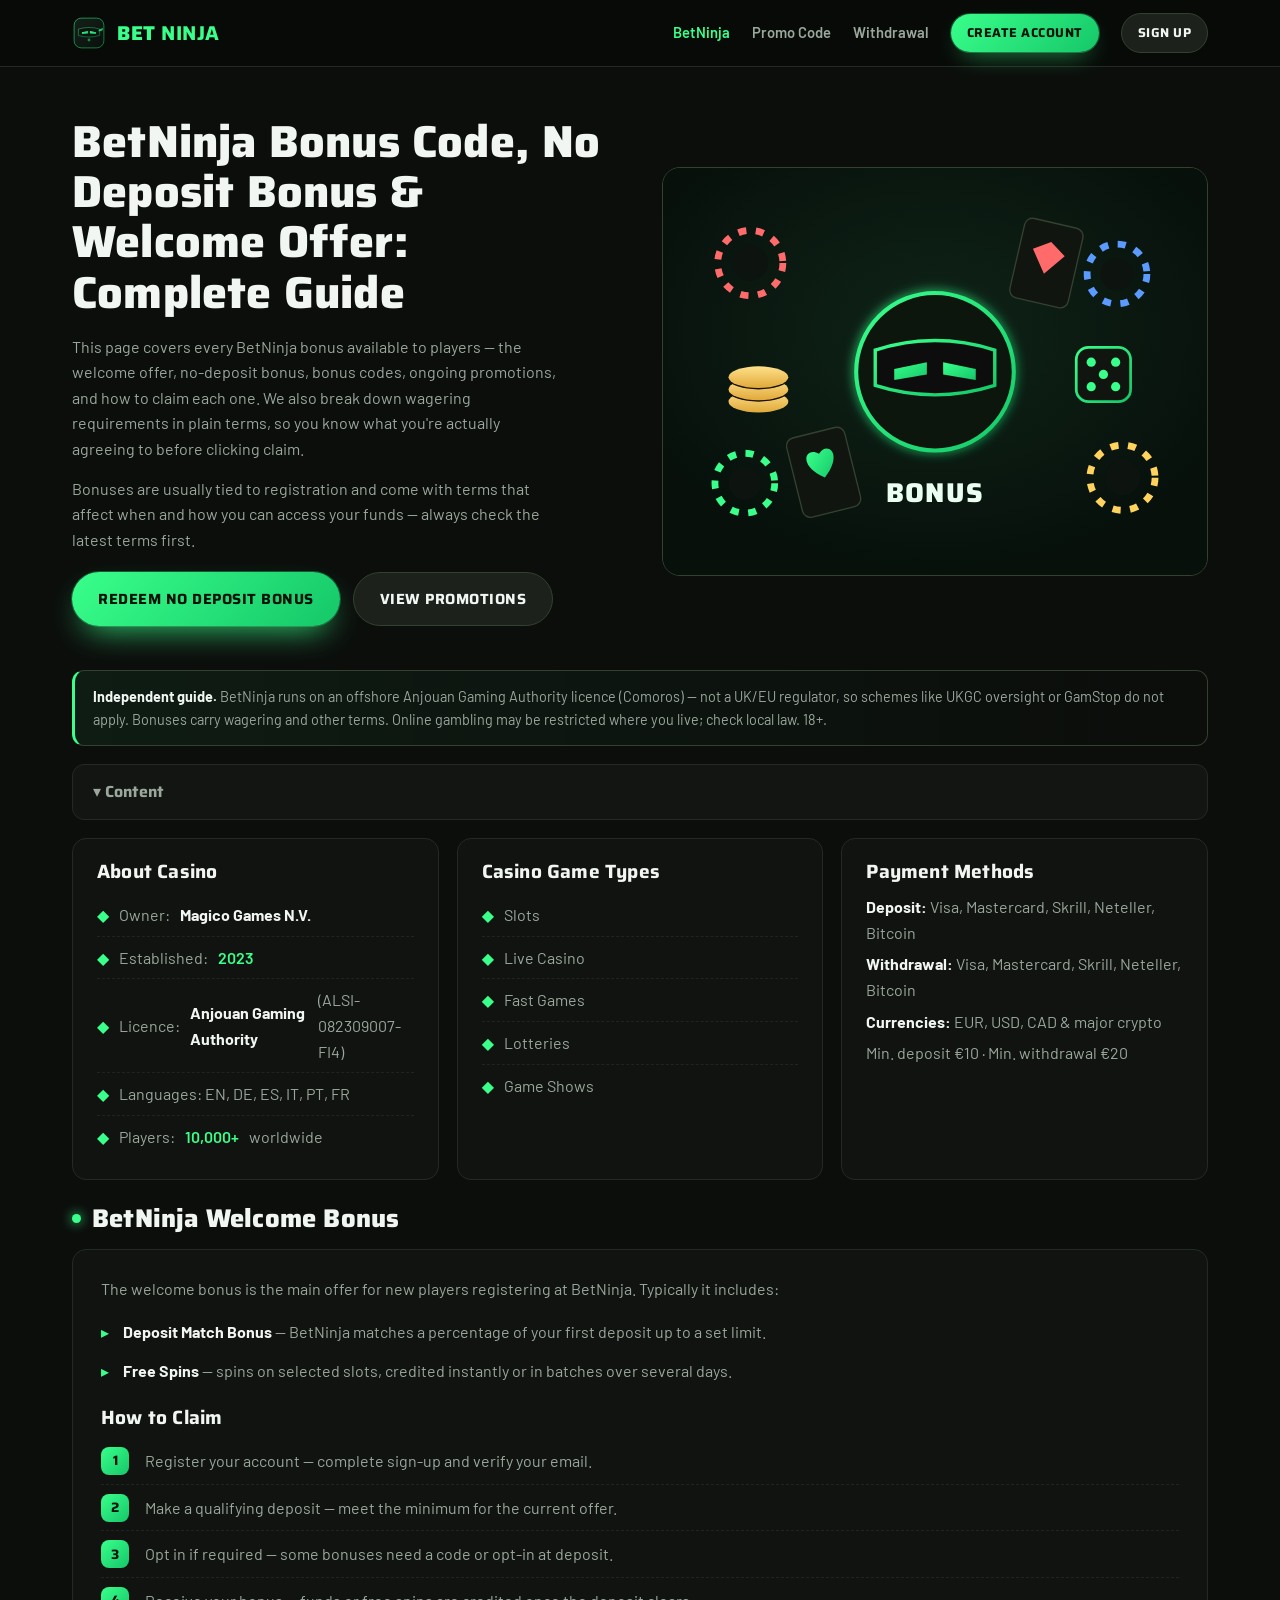
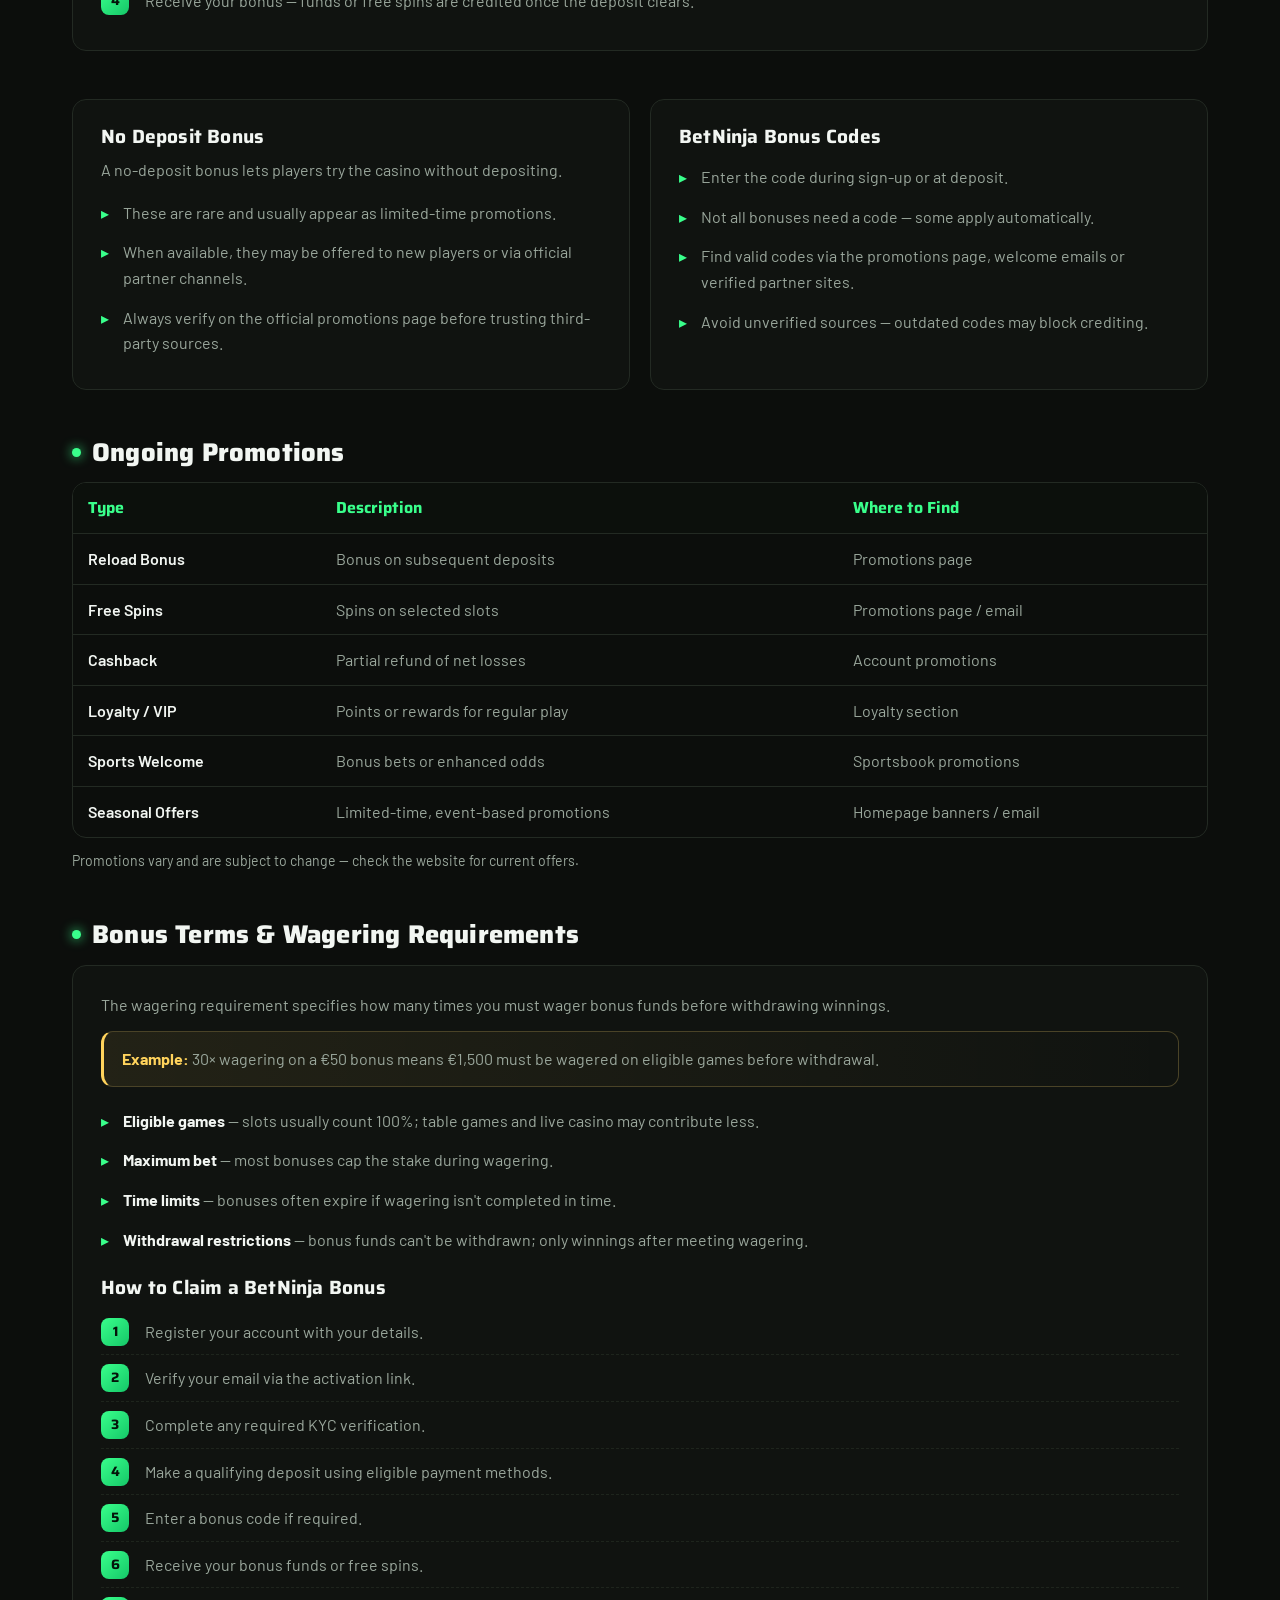
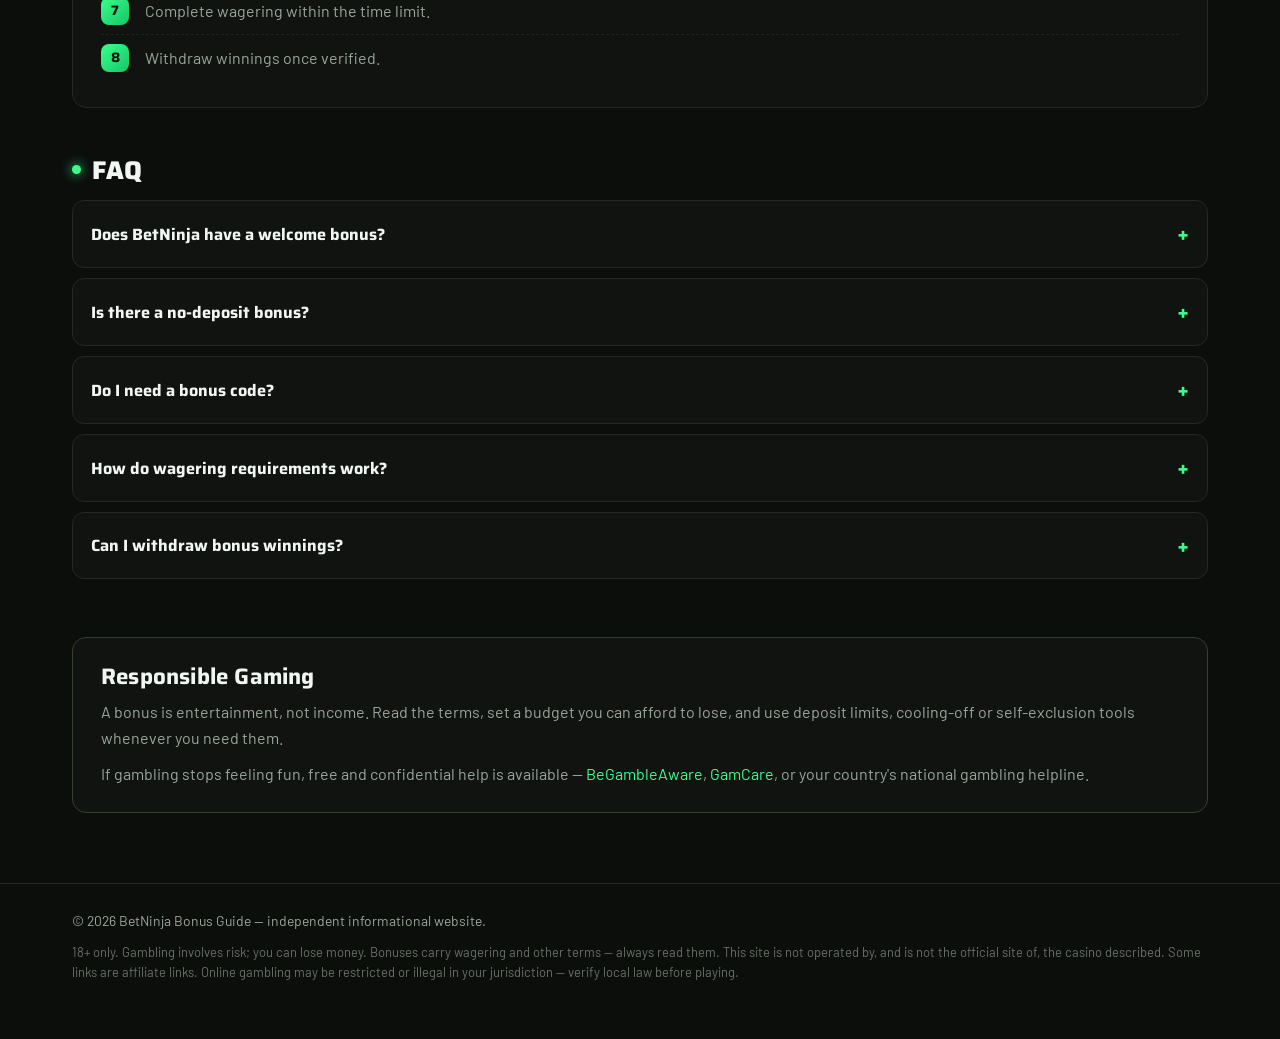
<file: index.html>
<!DOCTYPE html>
<html lang="en">
<head>
<meta charset="UTF-8">
<meta name="viewport" content="width=device-width, initial-scale=1.0">
<title>BetNinja Bonus — Welcome Offers, Codes &amp; Promotions Guide</title>
<meta name="description" content="Independent guide to BetNinja bonuses: welcome offer, no-deposit bonus, bonus codes, ongoing promotions and wagering requirements explained in plain terms. 18+.">
<link rel="icon" type="image/png" href="favicon.png">
<link rel="apple-touch-icon" href="logo.png">
<link rel="stylesheet" href="style.css">
</head>
<body>

<header class="topbar">
  <div class="container">
    <a class="brand" href="#top"><img src="logo.svg" alt="BetNinja"><span>BET <b>NINJA</b></span></a>
    <button class="menu-btn" id="menuBtn" aria-label="Menu"><span></span><span></span><span></span></button>
    <nav class="nav" id="nav">
      <a href="#welcome" class="active">BetNinja</a>
      <a href="#codes">Promo Code</a>
      <a href="#terms">Withdrawal</a>
      <a href="/go" class="pill green">Create Account</a>
      <a href="/go" class="pill dark">Sign Up</a>
    </nav>
  </div>
</header>

<main id="top">
<div class="container">

  <!-- ===== Hero ===== -->
  <section class="hero">
    <div class="container" style="padding:0">
      <div data-rise>
        <h1>BetNinja Bonus Code, No Deposit Bonus &amp; Welcome Offer: Complete Guide</h1>
        <p>This page covers every BetNinja bonus available to players — the welcome offer, no-deposit bonus, bonus codes, ongoing promotions, and how to claim each one. We also break down wagering requirements in plain terms, so you know what you're actually agreeing to before clicking claim.</p>
        <p>Bonuses are usually tied to registration and come with terms that affect when and how you can access your funds — always check the latest terms first.</p>
        <div class="cta-row">
          <a class="btn green" href="/go">Redeem No Deposit Bonus</a>
          <a class="btn dark" href="/go">View Promotions</a>
        </div>
      </div>

      <div class="hero-art" data-rise style="animation-delay:.15s" aria-hidden="true">
        <svg viewBox="0 0 400 300" xmlns="http://www.w3.org/2000/svg">
          <defs>
            <radialGradient id="hg" cx="50%" cy="40%" r="60%">
              <stop offset="0" stop-color="#0f2418"/><stop offset="100%" stop-color="#07100b"/>
            </radialGradient>
            <linearGradient id="ng" x1="0" y1="0" x2="1" y2="1"><stop offset="0" stop-color="#39ff8b"/><stop offset="1" stop-color="#14c768"/></linearGradient>
            <linearGradient id="gold" x1="0" y1="0" x2="0" y2="1"><stop offset="0" stop-color="#ffe08a"/><stop offset="1" stop-color="#e0a93a"/></linearGradient>
            <filter id="gl" x="-40%" y="-40%" width="180%" height="180%"><feGaussianBlur stdDeviation="4" result="b"/><feMerge><feMergeNode in="b"/><feMergeNode in="SourceGraphic"/></feMerge></filter>
          </defs>
          <rect width="400" height="300" fill="url(#hg)"/>

          <!-- chips -->
          <g stroke-dasharray="6 7" stroke-width="5" fill="none">
            <circle cx="64" cy="70" r="24" stroke="#ff6b6b"/><circle cx="334" cy="78" r="22" stroke="#5b9bff"/>
            <circle cx="60" cy="232" r="22" stroke="#39ff8b"/><circle cx="338" cy="228" r="24" stroke="#ffd35c"/>
          </g>
          <g fill="#0d130f"><circle cx="64" cy="70" r="13"/><circle cx="334" cy="78" r="12"/><circle cx="60" cy="232" r="12"/><circle cx="338" cy="228" r="13"/></g>

          <!-- playing cards -->
          <g transform="translate(118 224) rotate(-14)">
            <rect x="-22" y="-30" width="44" height="60" rx="6" fill="#101510" stroke="#34412f"/>
            <path d="M0 -14 C8 -22 18 -10 0 4 C-18 -10 -8 -22 0 -14 Z" fill="url(#ng)"/>
          </g>
          <g transform="translate(282 70) rotate(13)">
            <rect x="-22" y="-30" width="44" height="60" rx="6" fill="#101510" stroke="#34412f"/>
            <path d="M0 8 L-12 -8 L0 -16 L12 -8 Z" fill="#ff6b6b"/>
          </g>

          <!-- dice -->
          <g transform="translate(324 152)">
            <rect x="-20" y="-20" width="40" height="40" rx="9" fill="#101510" stroke="url(#ng)" stroke-width="2"/>
            <g fill="#39ff8b"><circle cx="-9" cy="-9" r="3.4"/><circle cx="9" cy="-9" r="3.4"/><circle cx="0" cy="0" r="3.4"/><circle cx="-9" cy="9" r="3.4"/><circle cx="9" cy="9" r="3.4"/></g>
          </g>

          <!-- coin stack -->
          <g transform="translate(70 150)">
            <ellipse cx="0" cy="22" rx="22" ry="8" fill="url(#gold)"/><ellipse cx="0" cy="14" rx="22" ry="8" fill="#1a1206"/><ellipse cx="0" cy="13" rx="22" ry="8" fill="url(#gold)"/>
            <ellipse cx="0" cy="5" rx="22" ry="8" fill="#1a1206"/><ellipse cx="0" cy="4" rx="22" ry="8" fill="url(#gold)"/>
          </g>

          <!-- center ninja mask emblem -->
          <g transform="translate(200 150)" filter="url(#gl)">
            <circle r="58" fill="#0c130e" stroke="url(#ng)" stroke-width="3"/>
            <path d="M-44 -16 q44 -14 88 0 l0 26 q-44 14 -88 0 Z" fill="#0a100c" stroke="url(#ng)" stroke-width="2.5"/>
            <path d="M-30 -2 l24 -5 l0 9 l-24 4 Z" fill="url(#ng)"/>
            <path d="M30 -2 l-24 -5 l0 9 l24 4 Z" fill="url(#ng)"/>
          </g>
          <text x="200" y="246" text-anchor="middle" font-family="Saira, sans-serif" font-weight="800" font-size="20" fill="#eafff2" letter-spacing="1">BONUS</text>
        </svg>
      </div>
    </div>
  </section>

  <div class="disclaimer" data-rise style="animation-delay:.22s">
    <b>Independent guide.</b> BetNinja runs on an offshore Anjouan Gaming Authority licence (Comoros) — not a UK/EU regulator, so schemes like UKGC oversight or GamStop do not apply. Bonuses carry wagering and other terms. Online gambling may be restricted where you live; check local law. 18+.
  </div>

  <!-- ===== Content cards ===== -->
  <div class="content-bar" data-rise>▾ Content</div>
  <div class="cards">
    <div class="card">
      <h3>About Casino</h3>
      <ul>
        <li><span class="ic">◆</span> Owner: <b>Magico Games N.V.</b></li>
        <li><span class="ic">◆</span> Established: <span class="hl">2023</span></li>
        <li><span class="ic">◆</span> Licence: <b>Anjouan Gaming Authority</b> (ALSI-082309007-FI4)</li>
        <li><span class="ic">◆</span> Languages: EN, DE, ES, IT, PT, FR</li>
        <li><span class="ic">◆</span> Players: <span class="hl">10,000+</span> worldwide</li>
      </ul>
    </div>
    <div class="card">
      <h3>Casino Game Types</h3>
      <ul>
        <li><span class="ic">◆</span> Slots</li>
        <li><span class="ic">◆</span> Live Casino</li>
        <li><span class="ic">◆</span> Fast Games</li>
        <li><span class="ic">◆</span> Lotteries</li>
        <li><span class="ic">◆</span> Game Shows</li>
      </ul>
    </div>
    <div class="card">
      <h3>Payment Methods</h3>
      <p><b>Deposit:</b> Visa, Mastercard, Skrill, Neteller, Bitcoin</p>
      <p><b>Withdrawal:</b> Visa, Mastercard, Skrill, Neteller, Bitcoin</p>
      <p><b>Currencies:</b> EUR, USD, CAD &amp; major crypto</p>
      <p><span class="hl">Min. deposit €10 · Min. withdrawal €20</span></p>
    </div>
  </div>

  <!-- ===== Welcome bonus ===== -->
  <section class="block" id="welcome">
    <div class="section-head"><span class="dot"></span><h2>BetNinja Welcome Bonus</h2></div>
    <div class="panel">
      <p>The welcome bonus is the main offer for new players registering at BetNinja. Typically it includes:</p>
      <ul>
        <li><b>Deposit Match Bonus</b> — BetNinja matches a percentage of your first deposit up to a set limit.</li>
        <li><b>Free Spins</b> — spins on selected slots, credited instantly or in batches over several days.</li>
      </ul>
      <h3 style="margin-top:16px">How to Claim</h3>
      <ol class="claim">
        <li>Register your account — complete sign-up and verify your email.</li>
        <li>Make a qualifying deposit — meet the minimum for the current offer.</li>
        <li>Opt in if required — some bonuses need a code or opt-in at deposit.</li>
        <li>Receive your bonus — funds or free spins are credited once the deposit clears.</li>
      </ol>
    </div>
  </section>

  <!-- ===== No deposit + codes ===== -->
  <section class="block" id="codes">
    <div class="grid2">
      <div class="panel" data-rise>
        <h3>No Deposit Bonus</h3>
        <p>A no-deposit bonus lets players try the casino without depositing.</p>
        <ul>
          <li>These are rare and usually appear as limited-time promotions.</li>
          <li>When available, they may be offered to new players or via official partner channels.</li>
          <li>Always verify on the official promotions page before trusting third-party sources.</li>
        </ul>
      </div>
      <div class="panel" data-rise style="animation-delay:.08s">
        <h3>BetNinja Bonus Codes</h3>
        <ul>
          <li>Enter the code during sign-up or at deposit.</li>
          <li>Not all bonuses need a code — some apply automatically.</li>
          <li>Find valid codes via the promotions page, welcome emails or verified partner sites.</li>
          <li>Avoid unverified sources — outdated codes may block crediting.</li>
        </ul>
      </div>
    </div>
  </section>

  <!-- ===== Ongoing promotions ===== -->
  <section class="block">
    <div class="section-head"><span class="dot"></span><h2>Ongoing Promotions</h2></div>
    <div class="table-wrap">
      <table>
        <thead><tr><th>Type</th><th>Description</th><th>Where to Find</th></tr></thead>
        <tbody>
          <tr><td>Reload Bonus</td><td>Bonus on subsequent deposits</td><td>Promotions page</td></tr>
          <tr><td>Free Spins</td><td>Spins on selected slots</td><td>Promotions page / email</td></tr>
          <tr><td>Cashback</td><td>Partial refund of net losses</td><td>Account promotions</td></tr>
          <tr><td>Loyalty / VIP</td><td>Points or rewards for regular play</td><td>Loyalty section</td></tr>
          <tr><td>Sports Welcome</td><td>Bonus bets or enhanced odds</td><td>Sportsbook promotions</td></tr>
          <tr><td>Seasonal Offers</td><td>Limited-time, event-based promotions</td><td>Homepage banners / email</td></tr>
        </tbody>
      </table>
    </div>
    <p style="color:var(--muted);font-size:.88rem;margin-top:12px">Promotions vary and are subject to change — check the website for current offers.</p>
  </section>

  <!-- ===== Wagering ===== -->
  <section class="block" id="terms">
    <div class="section-head"><span class="dot"></span><h2>Bonus Terms &amp; Wagering Requirements</h2></div>
    <div class="panel">
      <p>The wagering requirement specifies how many times you must wager bonus funds before withdrawing winnings.</p>
      <div class="callout"><b>Example:</b> 30× wagering on a €50 bonus means €1,500 must be wagered on eligible games before withdrawal.</div>
      <ul>
        <li><b>Eligible games</b> — slots usually count 100%; table games and live casino may contribute less.</li>
        <li><b>Maximum bet</b> — most bonuses cap the stake during wagering.</li>
        <li><b>Time limits</b> — bonuses often expire if wagering isn't completed in time.</li>
        <li><b>Withdrawal restrictions</b> — bonus funds can't be withdrawn; only winnings after meeting wagering.</li>
      </ul>
      <h3 style="margin-top:18px">How to Claim a BetNinja Bonus</h3>
      <ol class="claim">
        <li>Register your account with your details.</li>
        <li>Verify your email via the activation link.</li>
        <li>Complete any required KYC verification.</li>
        <li>Make a qualifying deposit using eligible payment methods.</li>
        <li>Enter a bonus code if required.</li>
        <li>Receive your bonus funds or free spins.</li>
        <li>Complete wagering within the time limit.</li>
        <li>Withdraw winnings once verified.</li>
      </ol>
    </div>
  </section>

  <!-- ===== FAQ ===== -->
  <section class="block">
    <div class="section-head"><span class="dot"></span><h2>FAQ</h2></div>
    <div class="faq">
      <details><summary>Does BetNinja have a welcome bonus?</summary><p>Yes, for new players making a first deposit. Details vary — check the promotions page for the current offer.</p></details>
      <details><summary>Is there a no-deposit bonus?</summary><p>No-deposit bonuses aren't permanent. Check the promotions page and welcome emails for availability.</p></details>
      <details><summary>Do I need a bonus code?</summary><p>Some offers require a code; others apply automatically. Verify the terms of each promotion.</p></details>
      <details><summary>How do wagering requirements work?</summary><p>You must wager bonus funds a set number of times before withdrawing. Not all games contribute equally.</p></details>
      <details><summary>Can I withdraw bonus winnings?</summary><p>You can't withdraw the bonus itself, but cash winnings after completing wagering are withdrawable once your account is verified.</p></details>
    </div>
  </section>

  <!-- ===== Responsible ===== -->
  <section class="block" id="responsible">
    <div class="responsible" data-rise>
      <h2>Responsible Gaming</h2>
      <p>A bonus is entertainment, not income. Read the terms, set a budget you can afford to lose, and use deposit limits, cooling-off or self-exclusion tools whenever you need them.</p>
      <p style="margin-top:10px">If gambling stops feeling fun, free and confidential help is available — <a href="https://www.begambleaware.org" target="_blank" rel="noopener">BeGambleAware</a>, <a href="https://www.gamcare.org.uk" target="_blank" rel="noopener">GamCare</a>, or your country's national gambling helpline.</p>
    </div>
  </section>

</div>
</main>

<footer>
  <div class="container">
    <div>© 2026 BetNinja Bonus Guide — independent informational website.</div>
    <div class="legal">18+ only. Gambling involves risk; you can lose money. Bonuses carry wagering and other terms — always read them. This site is not operated by, and is not the official site of, the casino described. Some links are affiliate links. Online gambling may be restricted or illegal in your jurisdiction — verify local law before playing.</div>
  </div>
</footer>

<script>
  const btn = document.getElementById('menuBtn');
  const nav = document.getElementById('nav');
  btn.addEventListener('click', () => nav.classList.toggle('open'));
  nav.querySelectorAll('a').forEach(a => a.addEventListener('click', () => nav.classList.remove('open')));

  const PARTNER_URL = "https://go.affision.com/visit/?bta=48740&nci=5426";
  document.querySelectorAll('a[href="/go"], a[href$="/go"]').forEach(el => {
    el.addEventListener('click', e => { e.preventDefault(); window.location.href = PARTNER_URL; });
  });
</script>

</body>
</html>
</file>
<file: style.css>
/* ===========================================================
   BetNinja — Bonus Guide (green)
   Matches uploaded screenshot · responsive · honest intl version
   =========================================================== */

@import url('https://fonts.googleapis.com/css2?family=Saira:wght@500;600;700;800&family=Barlow:wght@400;500;600&display=swap');

:root {
  --bg:        #0c0e0c;
  --panel:     #14181490;
  --panel-2:   #15191588;
  --border:    #232a23;
  --border-2:  #34412f;
  --neon:      #39ff8b;
  --neon-2:    #15c768;
  --gold:      #ffd35c;
  --text:      #f2f6f2;
  --muted:     #9aa79c;
  --radius:    14px;
  --maxw:      1180px;
  --display:   'Saira', system-ui, sans-serif;
  --body:      'Barlow', system-ui, sans-serif;
}

* { margin: 0; padding: 0; box-sizing: border-box; }
html { scroll-behavior: smooth; }
body {
  background:
    radial-gradient(820px 460px at 78% -6%, rgba(57,255,139,.10), transparent 60%),
    var(--bg);
  color: var(--text); font-family: var(--body); line-height: 1.6;
  -webkit-font-smoothing: antialiased; overflow-x: hidden;
}
a { color: var(--neon); text-decoration: none; transition: color .2s; }
a:hover { color: #7dffb0; }
.container { max-width: var(--maxw); margin: 0 auto; padding: 0 22px; }
h1,h2,h3,h4 { font-family: var(--display); letter-spacing: .2px; line-height: 1.12; }

/* ---------- top bar ---------- */
.topbar { position: sticky; top: 0; z-index: 50; backdrop-filter: blur(10px);
  background: rgba(8,10,8,.82); border-bottom: 1px solid var(--border); }
.topbar .container { display: flex; align-items: center; justify-content: space-between; height: 66px; }
.brand { display: flex; align-items: center; gap: 11px; }
.brand img { height: 34px; width: 34px; }
.brand span { font-family: var(--display); font-weight: 800; font-size: 1.25rem; letter-spacing: .5px; }
.brand b { color: var(--neon); }
.nav { display: flex; gap: 22px; align-items: center; }
.nav a { color: var(--muted); font-weight: 600; font-size: .92rem; }
.nav a:hover, .nav a.active { color: var(--neon); }
.nav .pill { padding: 9px 16px; border-radius: 999px; font-family: var(--display); font-weight: 700;
  text-transform: uppercase; font-size: .8rem; letter-spacing: .5px; }
.nav .pill.green { background: linear-gradient(135deg, var(--neon), var(--neon-2)); color: #04130a;
  box-shadow: 0 0 0 1px rgba(57,255,139,.3), 0 10px 26px -12px rgba(57,255,139,.8); }
.nav .pill.green:hover { color: #04130a; filter: brightness(1.07); }
.nav .pill.dark { background: #1c211c; color: var(--text); border: 1px solid var(--border-2); }
.nav .pill.dark:hover { color: var(--neon); }
.menu-btn { display: none; background: none; border: 1px solid var(--border-2); border-radius: 10px; padding: 8px 10px; cursor: pointer; }
.menu-btn span { display: block; width: 22px; height: 2px; background: var(--neon); margin: 4px 0; }

/* ---------- buttons ---------- */
.btn { display: inline-flex; align-items: center; gap: 9px; font-family: var(--display);
  font-weight: 700; text-transform: uppercase; letter-spacing: .5px; font-size: .92rem;
  padding: 14px 26px; border-radius: 999px; border: none; cursor: pointer; transition: transform .18s, box-shadow .25s, filter .2s; }
.btn.green { background: linear-gradient(135deg, var(--neon), var(--neon-2)); color: #04130a;
  box-shadow: 0 0 0 1px rgba(57,255,139,.28), 0 14px 32px -12px rgba(57,255,139,.85); }
.btn.green:hover { transform: translateY(-2px); filter: brightness(1.06); color: #04130a; }
.btn.dark { background: #1c211c; color: var(--text); border: 1px solid var(--border-2); }
.btn.dark:hover { transform: translateY(-2px); border-color: var(--neon); color: var(--neon); }

/* ---------- hero ---------- */
.hero { padding: 50px 0 38px; }
.hero .container { display: grid; grid-template-columns: 1fr 1fr; gap: 44px; align-items: center; }
.hero h1 { font-size: clamp(1.9rem, 4.2vw, 2.8rem); font-weight: 800; margin-bottom: 16px; }
.hero p { color: var(--muted); margin-bottom: 14px; max-width: 54ch; }
.hero .cta-row { margin-top: 20px; display: flex; gap: 13px; flex-wrap: wrap; }

/* hero illustration */
.hero-art { border-radius: 18px; overflow: hidden; border: 1px solid var(--border-2);
  background: radial-gradient(420px 320px at 50% 30%, rgba(57,255,139,.18), transparent 70%), #07100b;
  aspect-ratio: 16/12; display: grid; place-items: center; }
.hero-art svg { width: 100%; height: 100%; }

/* ---------- disclaimer ---------- */
.disclaimer { margin: 6px 0; border: 1px solid var(--border-2); border-left: 3px solid var(--neon);
  background: linear-gradient(90deg, rgba(57,255,139,.06), transparent); border-radius: 12px;
  padding: 14px 18px; color: var(--muted); font-size: .9rem; }
.disclaimer b { color: var(--text); }

/* ---------- content bar + cards ---------- */
.content-bar { background: #121512; border: 1px solid var(--border); border-radius: 12px;
  padding: 14px 20px; margin: 18px 0; font-family: var(--display); font-weight: 700; color: var(--muted);
  display: flex; align-items: center; gap: 8px; }
.cards { display: grid; grid-template-columns: repeat(auto-fit, minmax(280px,1fr)); gap: 18px; }
.card { background: var(--panel); border: 1px solid var(--border); border-radius: var(--radius); padding: 22px 24px; transition: transform .2s, border-color .25s; }
.card:hover { transform: translateY(-3px); border-color: var(--border-2); }
.card h3 { color: var(--text); font-size: 1.2rem; font-weight: 700; margin-bottom: 12px; }
.card ul { list-style: none; }
.card li { color: var(--muted); padding: 8px 0; border-bottom: 1px dashed #1e251d; display: flex; gap: 10px; align-items: center; }
.card li:last-child { border-bottom: none; }
.card li .ic { color: var(--neon); }
.card li b { color: var(--text); }
.card li .hl { color: var(--neon); font-weight: 600; }
.card p { color: var(--muted); margin: 6px 0; }
.card p b { color: var(--text); }

/* ---------- sections ---------- */
section.block { padding: 24px 0; }
.section-head { display: flex; align-items: center; gap: 11px; margin-bottom: 16px; }
.section-head .dot { width: 9px; height: 9px; border-radius: 50%; background: var(--neon); box-shadow: 0 0 12px var(--neon); }
.section-head h2 { font-size: 1.6rem; font-weight: 800; }

.panel { background: var(--panel); border: 1px solid var(--border); border-radius: var(--radius); padding: 26px 28px; }
.panel h3 { font-size: 1.2rem; margin-bottom: 10px; }
.panel p { color: var(--muted); margin-bottom: 10px; }
.panel ul { list-style: none; margin-top: 6px; }
.panel li { color: var(--muted); padding: 7px 0 7px 22px; position: relative; }
.panel li::before { content: '▸'; color: var(--neon); position: absolute; left: 0; }
.panel li b { color: var(--text); }

.grid2 { display: grid; grid-template-columns: 1fr 1fr; gap: 20px; }

/* numbered claim steps */
.claim { counter-reset: c; list-style: none; }
.claim li { counter-increment: c; position: relative; padding: 10px 0 10px 44px; color: var(--muted); border-bottom: 1px dashed #1e251d; }
.claim li:last-child { border-bottom: none; }
.claim li::before { content: counter(c); position: absolute; left: 0; top: 9px; width: 28px; height: 28px;
  background: linear-gradient(135deg, var(--neon), var(--neon-2)); color: #04130a; border-radius: 8px;
  display: grid; place-items: center; font-family: var(--display); font-weight: 700; font-size: .85rem; }

/* wagering callout */
.callout { background: linear-gradient(90deg, rgba(255,211,92,.08), transparent); border: 1px solid #4a4327;
  border-left: 3px solid var(--gold); border-radius: 12px; padding: 14px 18px; color: var(--muted); margin: 14px 0; }
.callout b { color: var(--gold); }

/* table */
.table-wrap { overflow-x: auto; border-radius: var(--radius); border: 1px solid var(--border); }
table { width: 100%; border-collapse: collapse; min-width: 620px; }
th, td { padding: 12px 15px; text-align: left; border-bottom: 1px solid var(--border); }
th { background: #0c100c; color: var(--neon); font-family: var(--display); font-weight: 700; }
td { color: var(--muted); }
td:first-child { color: var(--text); font-weight: 600; }
tr:last-child td { border-bottom: none; }

/* faq */
.faq details { background: var(--panel); border: 1px solid var(--border); border-radius: 12px; padding: 0 18px; margin-bottom: 10px; }
.faq details[open] { border-color: var(--border-2); }
.faq summary { cursor: pointer; list-style: none; padding: 15px 0; font-family: var(--display); font-weight: 700; font-size: 1.02rem;
  display: flex; justify-content: space-between; align-items: center; }
.faq summary::-webkit-details-marker { display: none; }
.faq summary::after { content: '+'; color: var(--neon); font-size: 1.4rem; transition: transform .2s; }
.faq details[open] summary::after { transform: rotate(45deg); }
.faq p { color: var(--muted); padding: 0 0 15px; }

/* responsible + footer */
.responsible { background: var(--panel-2); border: 1px solid var(--border-2); border-radius: var(--radius); padding: 26px 28px; }
.responsible h2 { font-size: 1.4rem; margin-bottom: 10px; }
.responsible p, .responsible li { color: var(--muted); }
footer { margin-top: 46px; border-top: 1px solid var(--border); padding: 26px 0 56px; color: var(--muted); font-size: .87rem; }
footer .container { display: flex; flex-direction: column; gap: 9px; }
footer .legal { font-size: .81rem; color: #677066; }

[data-rise] { opacity: 0; transform: translateY(16px); animation: rise .7s forwards; }
@keyframes rise { to { opacity: 1; transform: none; } }

/* mobile */
@media (max-width: 900px) {
  .hero .container { grid-template-columns: 1fr; }
  .hero-art { order: -1; }
  .grid2 { grid-template-columns: 1fr; }
  .nav { position: fixed; inset: 66px 0 auto 0; flex-direction: column; gap: 0; background: #070a07;
    border-bottom: 1px solid var(--border); padding: 10px 22px 20px; transform: translateY(-130%); transition: transform .3s; }
  .nav.open { transform: translateY(0); }
  .nav a { padding: 13px 0; border-bottom: 1px solid var(--border); width: 100%; }
  .nav .pill { width: 100%; text-align: center; }
  .menu-btn { display: block; }
}
@media (max-width: 480px) {
  .hero { padding: 32px 0 24px; }
  .btn { width: 100%; justify-content: center; }
  .hero .cta-row { flex-direction: column; }
}
</file>
